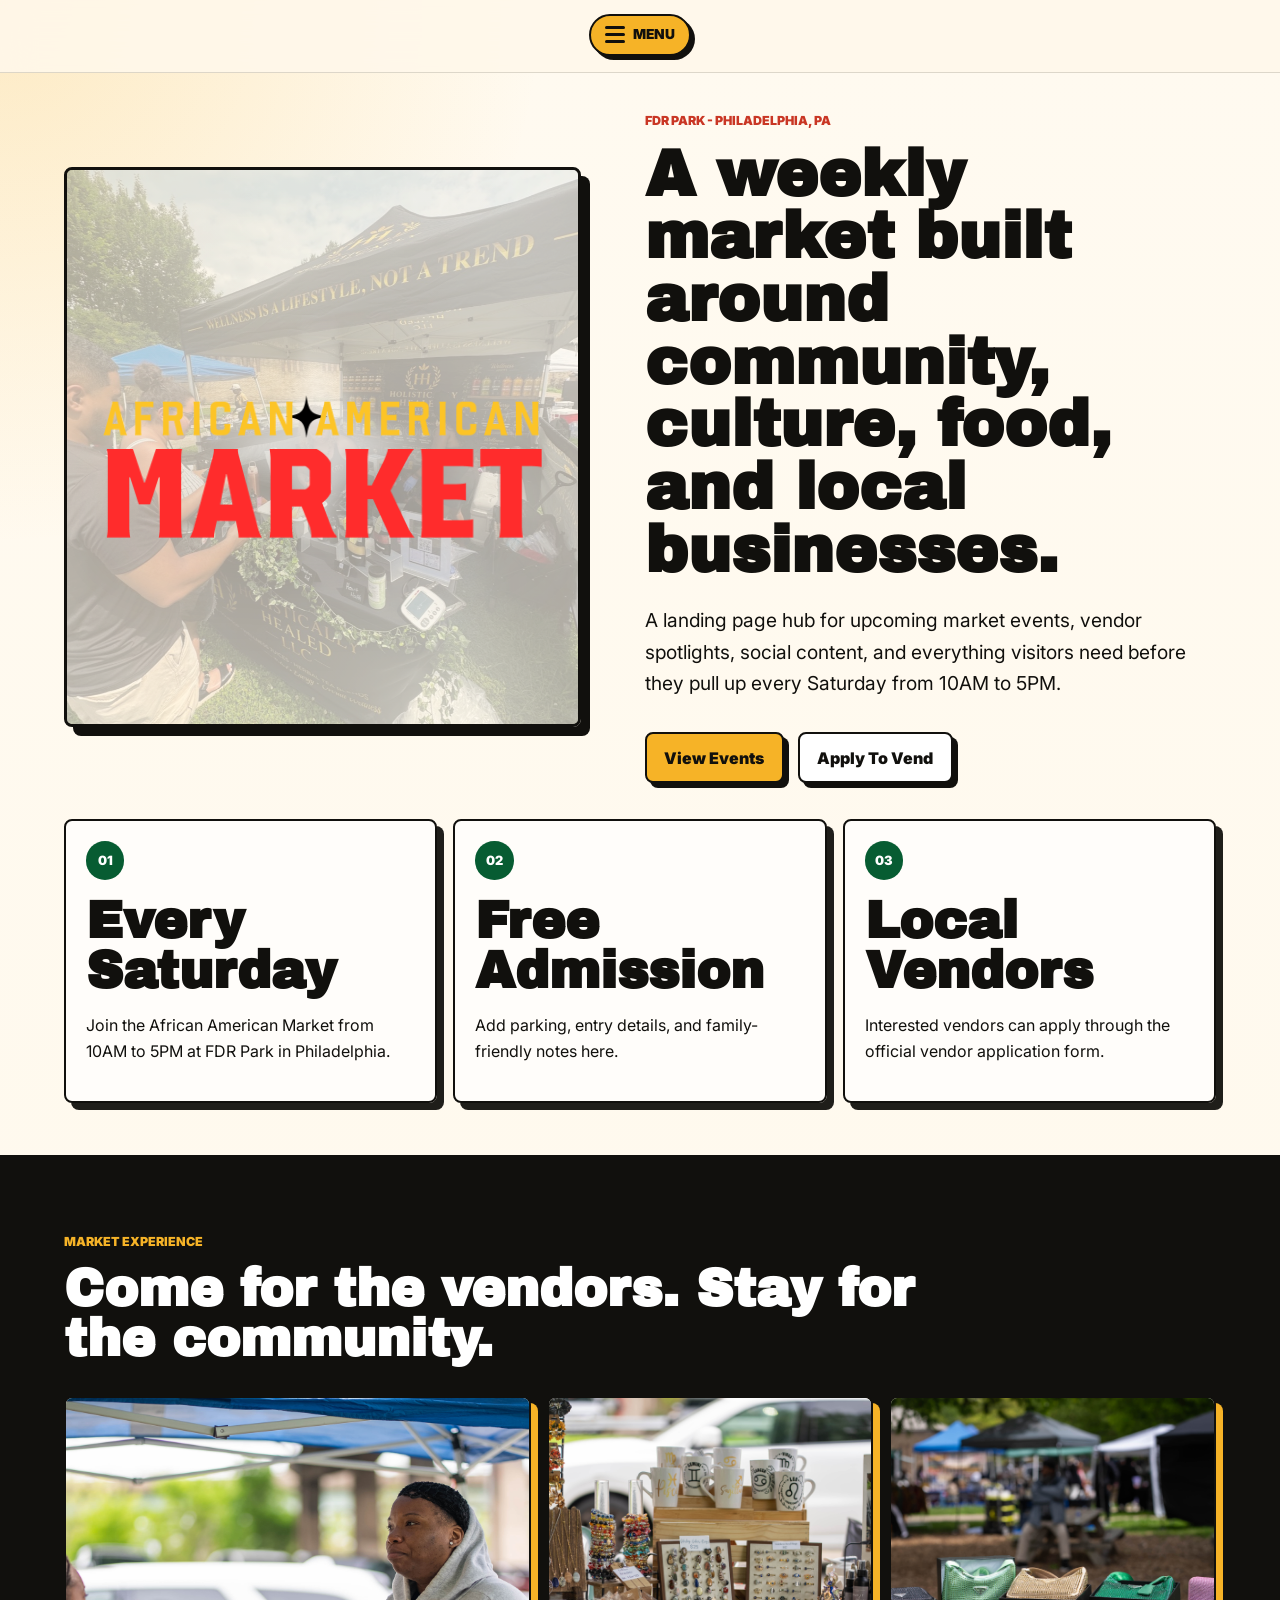
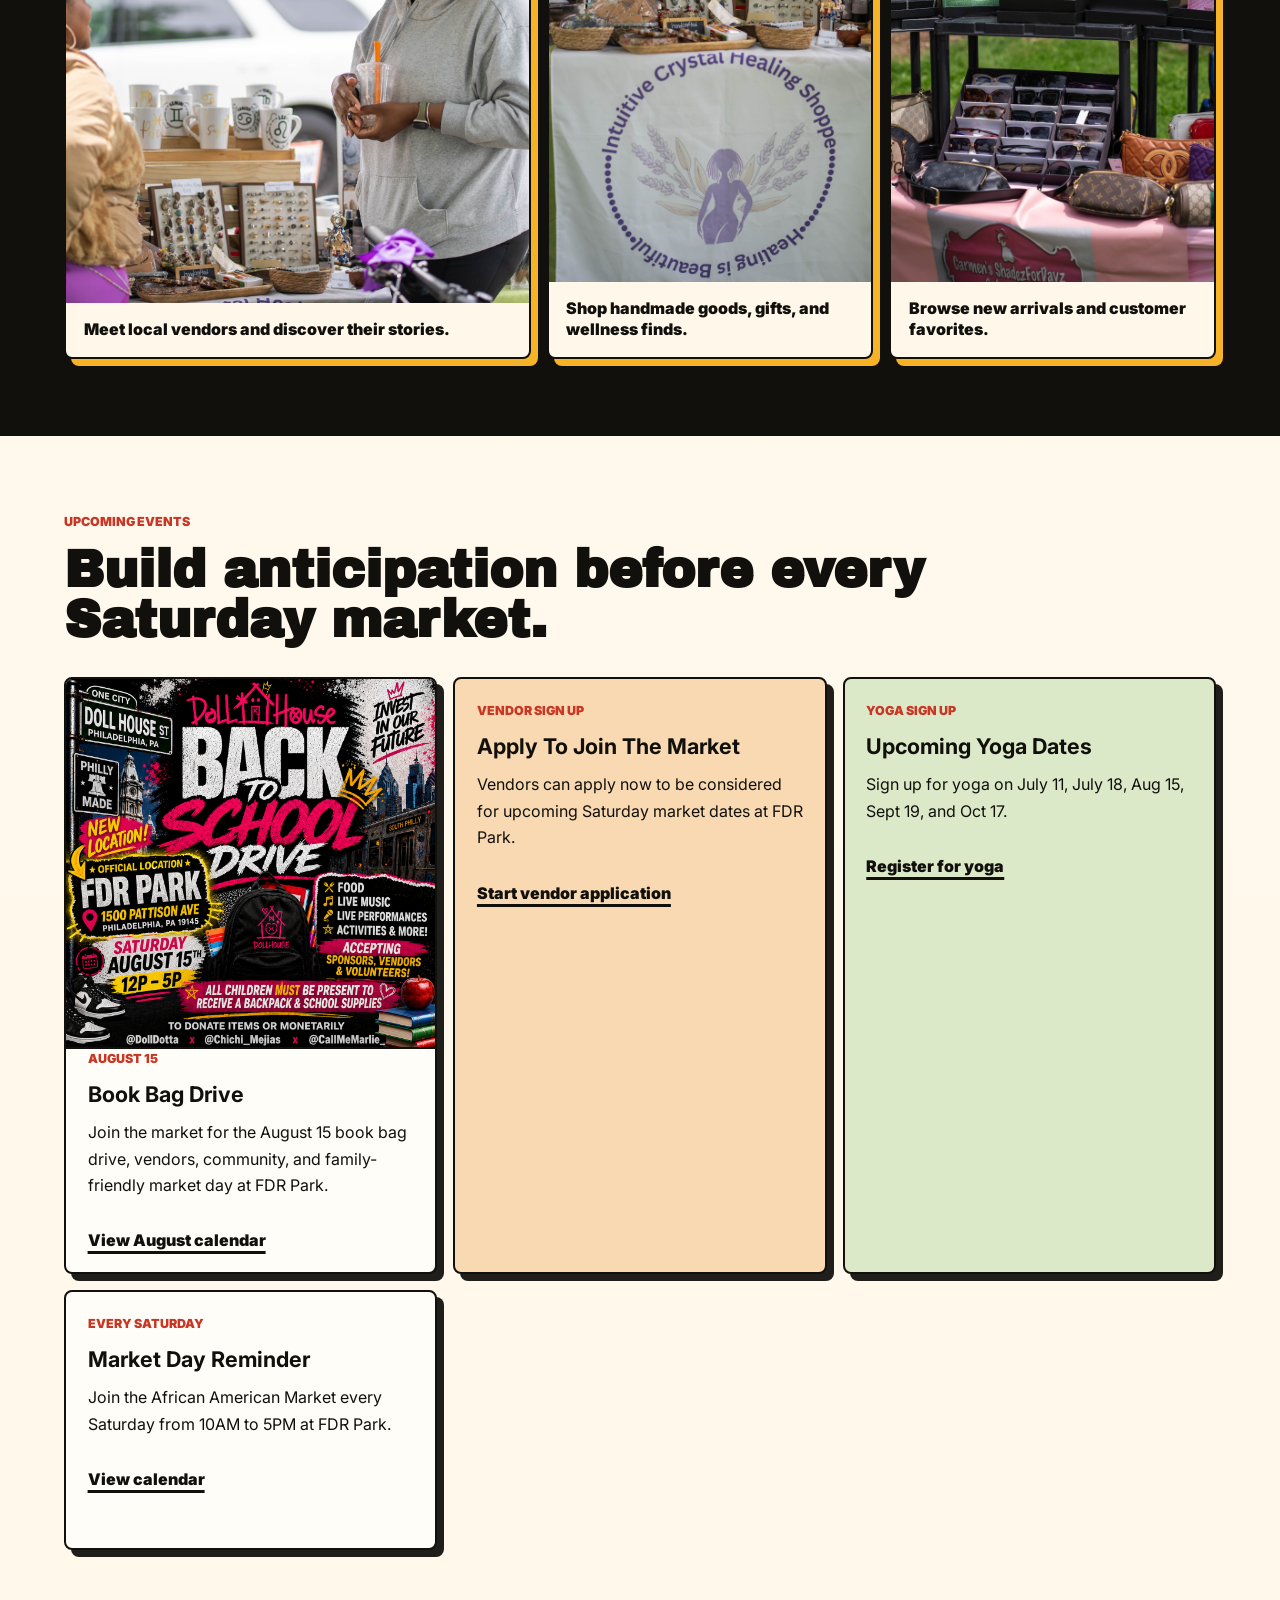
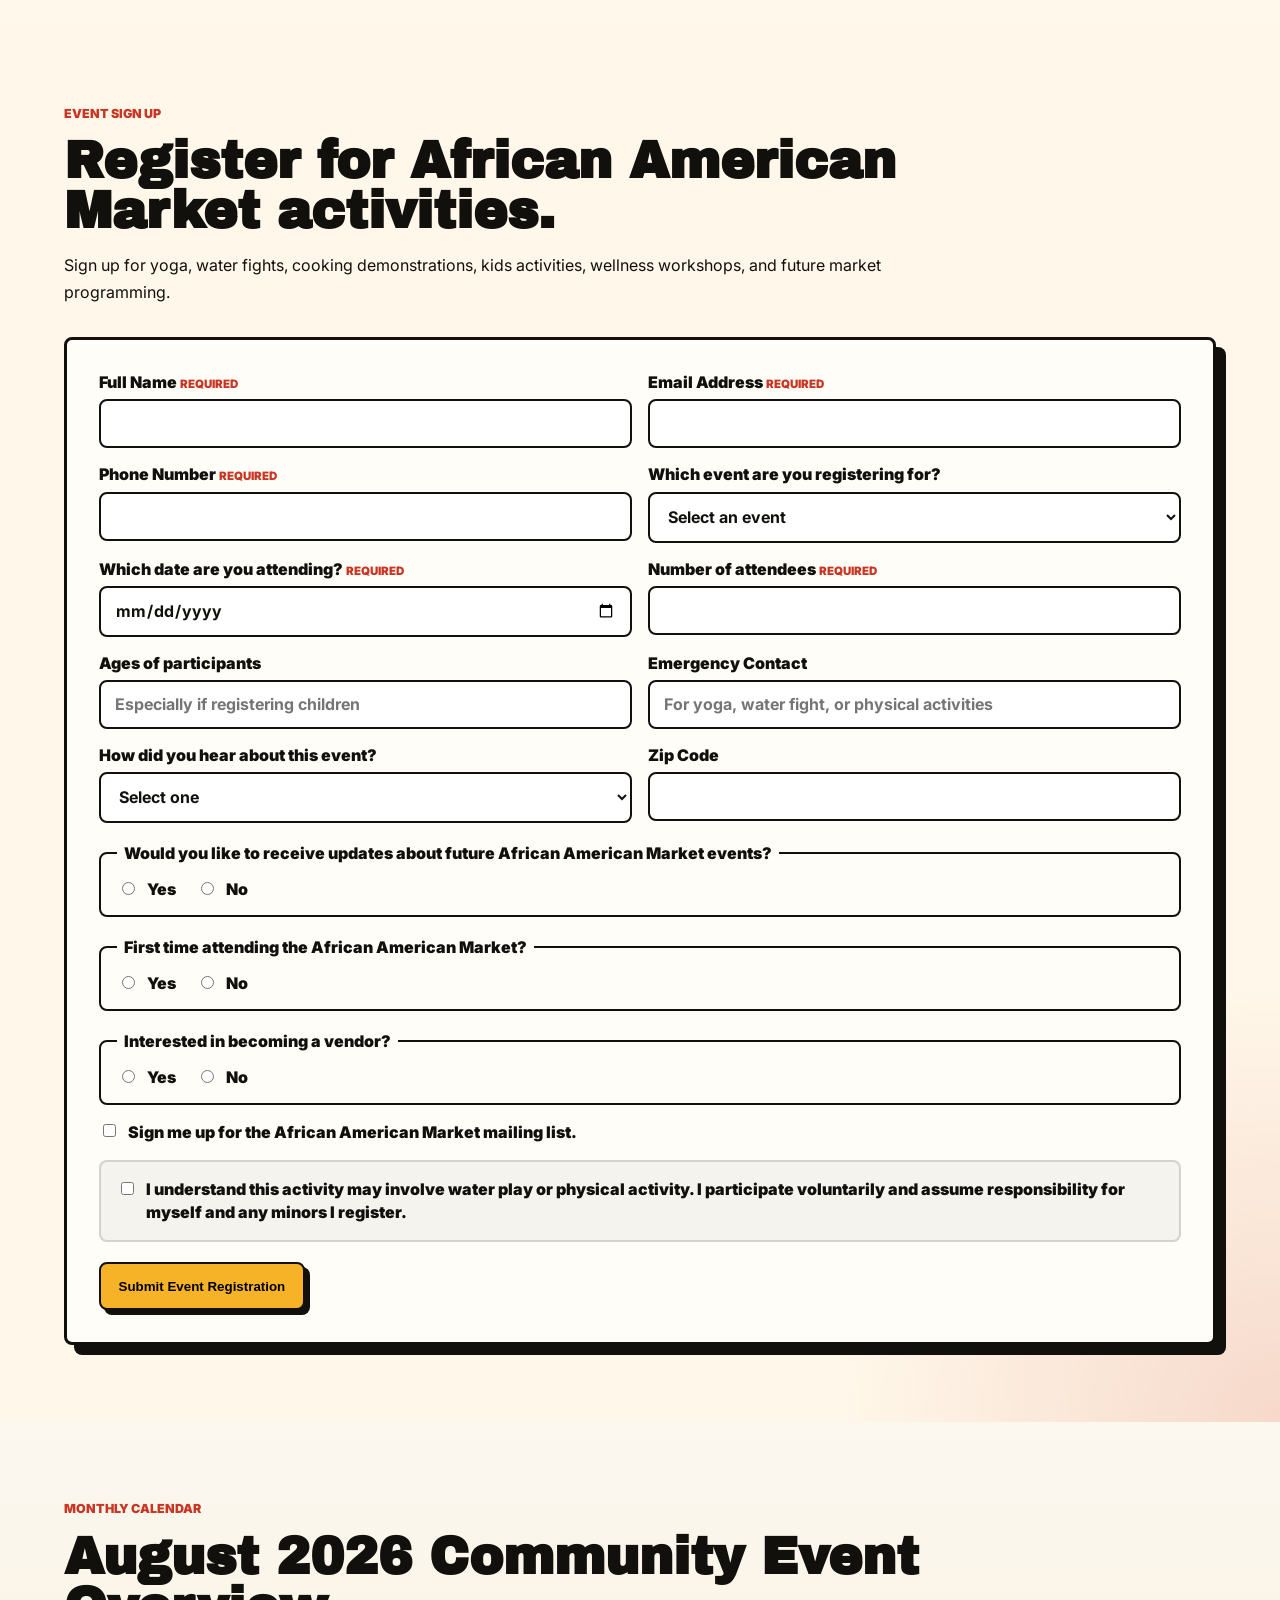
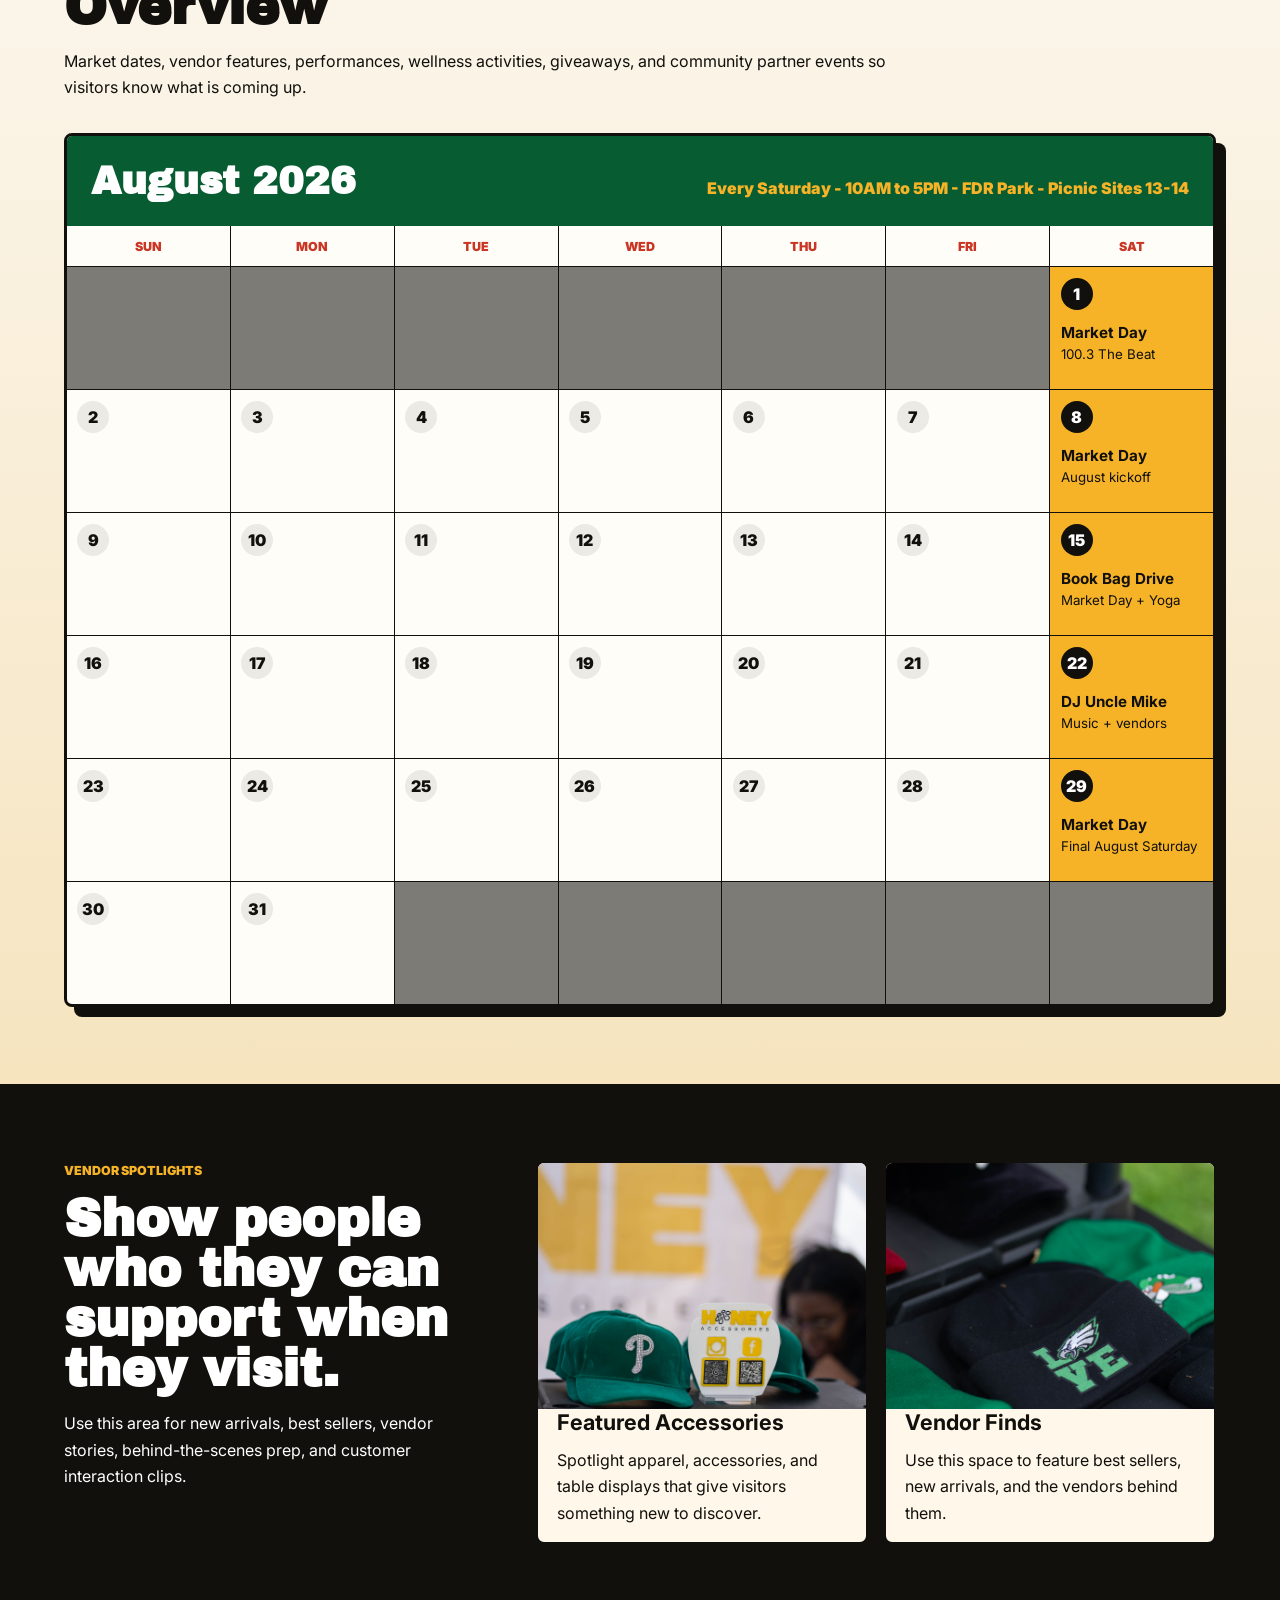
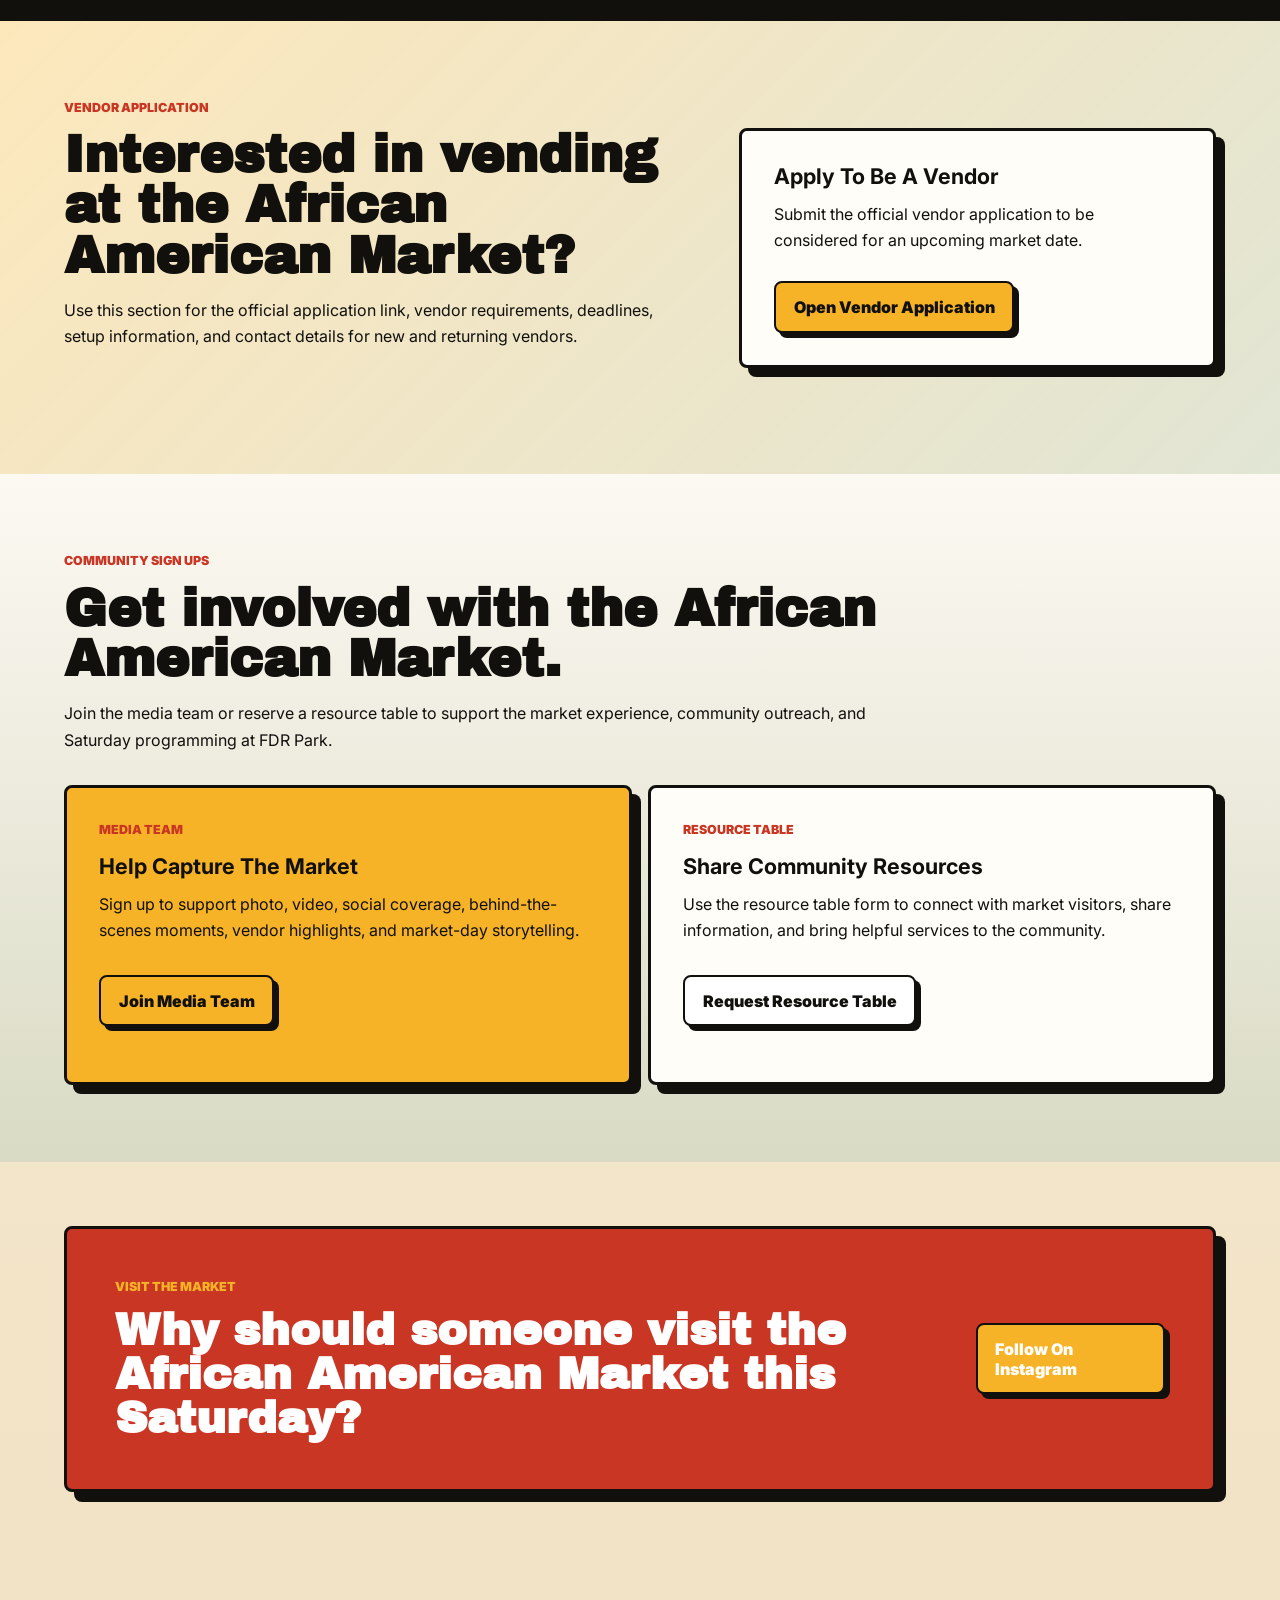
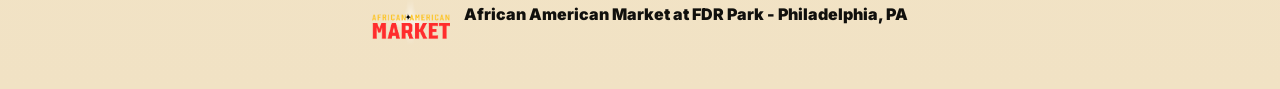
<file: index.html>
<!doctype html>
<html lang="en">
  <head>
    <meta charset="utf-8">
    <meta name="viewport" content="width=device-width, initial-scale=1">
    <title>African American Market | FDR Park</title>
    <meta
      name="description"
      content="African American Market at FDR Park in Philadelphia. Weekly community market featuring vendors, food, music, family activities, and local culture."
    >
    <link rel="preconnect" href="https://fonts.googleapis.com">
    <link rel="preconnect" href="https://fonts.gstatic.com" crossorigin>
    <link
      href="https://fonts.googleapis.com/css2?family=Archivo+Black&family=Inter:wght@500;600;700;800;900&display=swap"
      rel="stylesheet"
    >
    <link rel="stylesheet" href="styles.css">
  </head>
  <body>
    <div class="intro" aria-hidden="true">
      <img src="logos/aa-market-logo.png" alt="">
    </div>

    <header class="site-header" data-animate>
      <button class="menu-toggle" type="button" aria-expanded="false" aria-controls="main-navigation">
        <span class="menu-lines" aria-hidden="true">
          <span></span>
          <span></span>
          <span></span>
        </span>
        <span class="menu-text">Menu</span>
      </button>
      <nav class="nav-links" id="main-navigation" aria-label="Main navigation">
        <a href="#events">Events</a>
        <a href="#event-signup">Event Sign Up</a>
        <a href="#experience">Experience</a>
        <a href="#calendar">August Calendar</a>
        <a href="#vendors">Vendors</a>
        <a href="#vendor-application">Vendor Application</a>
        <a href="#community-signups">Community Sign Ups</a>
        <a href="#visit">Visit</a>
      </nav>
    </header>

    <main id="top">
      <section class="hero">
        <div class="hero-media" data-animate>
          <img class="hero-logo" src="logos/aa-market-logo.png" alt="African American Market FDR Park Philadelphia logo">
          <img class="hero-photo" src="assets/photos/holistically-healed-vendor.jpg" alt="Visitors shopping at a wellness vendor booth at the African American Market">
        </div>

        <div class="hero-copy" data-animate>
          <p class="eyebrow">FDR Park - Philadelphia, PA</p>
          <h1>A weekly market built around community, culture, food, and local businesses.</h1>
          <p class="hero-text">
            A landing page hub for upcoming market events, vendor spotlights, social content,
            and everything visitors need before they pull up every Saturday from 10AM to 5PM.
          </p>
          <div class="hero-actions" aria-label="Primary actions">
            <a class="button primary" href="#events">View Events</a>
            <a class="button secondary" href="#vendor-application">Apply To Vend</a>
          </div>
        </div>
      </section>

      <section class="quick-info" aria-label="Market highlights">
        <article data-animate>
          <span>01</span>
          <h2>Every Saturday</h2>
          <p>Join the African American Market from 10AM to 5PM at FDR Park in Philadelphia.</p>
        </article>
        <article data-animate>
          <span>02</span>
          <h2>Free Admission</h2>
          <p>Add parking, entry details, and family-friendly notes here.</p>
        </article>
        <article data-animate>
          <span>03</span>
          <h2>Local Vendors</h2>
          <p>Interested vendors can apply through the official vendor application form.</p>
        </article>
      </section>

      <section class="experience-section" id="experience">
        <div class="section-heading" data-animate>
          <p class="eyebrow">Market Experience</p>
          <h2>Come for the vendors. Stay for the community.</h2>
        </div>
        <div class="photo-grid">
          <figure class="photo-card large" data-animate>
            <img src="assets/photos/vendor-conversation.jpg" alt="Vendor speaking with a customer at the market">
            <figcaption>Meet local vendors and discover their stories.</figcaption>
          </figure>
          <figure class="photo-card" data-animate>
            <img src="assets/photos/crystal-healing-display.jpg" alt="Jewelry, mugs, and handmade goods on a vendor table">
            <figcaption>Shop handmade goods, gifts, and wellness finds.</figcaption>
          </figure>
          <figure class="photo-card" data-animate>
            <img src="assets/photos/accessories-display.jpg" alt="Accessories and sunglasses displayed at an outdoor vendor table">
            <figcaption>Browse new arrivals and customer favorites.</figcaption>
          </figure>
        </div>
      </section>

      <section class="section-block" id="events">
        <div class="section-heading" data-animate>
          <p class="eyebrow">Upcoming Events</p>
          <h2>Build anticipation before every Saturday market.</h2>
        </div>
        <div class="card-grid">
          <article class="feature-card event-card event-feature" data-animate>
            <img src="assets/events/aug-15-book-bag-drive.png" alt="August 15 book bag drive flyer">
            <div>
              <p class="card-label">August 15</p>
              <h3>Book Bag Drive</h3>
              <p>Join the market for the August 15 book bag drive, vendors, community, and family-friendly market day at FDR Park.</p>
              <a href="#calendar">View August calendar</a>
            </div>
          </article>
          <article class="feature-card event-card" data-animate>
            <p class="card-label">Vendor Sign Up</p>
            <h3>Apply To Join The Market</h3>
            <p>Vendors can apply now to be considered for upcoming Saturday market dates at FDR Park.</p>
            <a href="#vendor-application">Start vendor application</a>
          </article>
          <article class="feature-card event-card" data-animate>
            <p class="card-label">Yoga Sign Up</p>
            <h3>Upcoming Yoga Dates</h3>
            <p>Sign up for yoga on July 11, July 18, Aug 15, Sept 19, and Oct 17.</p>
            <a href="#event-signup">Register for yoga</a>
          </article>
          <article class="feature-card event-card" data-animate>
            <p class="card-label">Every Saturday</p>
            <h3>Market Day Reminder</h3>
            <p>Join the African American Market every Saturday from 10AM to 5PM at FDR Park.</p>
            <a href="#calendar">View calendar</a>
          </article>
        </div>
      </section>

      <section class="event-form-section" id="event-signup">
        <div class="section-heading" data-animate>
          <p class="eyebrow">Event Sign Up</p>
          <h2>Register for African American Market activities.</h2>
          <p>
            Sign up for yoga, water fights, cooking demonstrations, kids activities,
            wellness workshops, and future market programming.
          </p>
        </div>
        <form class="event-form" action="https://formspree.io/f/xykqnbdq" method="POST" data-animate>
          <div class="form-grid">
            <label>
              Full Name <span>Required</span>
              <input type="text" name="full_name" autocomplete="name" required>
            </label>
            <label>
              Email Address <span>Required</span>
              <input type="email" name="email" autocomplete="email" required>
            </label>
            <label>
              Phone Number <span>Required</span>
              <input type="tel" name="phone" autocomplete="tel" required>
            </label>
            <label>
              Which event are you registering for?
              <select name="event" id="event-type" required>
                <option value="">Select an event</option>
                <option>Yoga</option>
                <option>Water Fight</option>
                <option>Cooking Demonstration</option>
                <option>Kids Activity</option>
                <option>Wellness Workshop</option>
                <option>Other</option>
              </select>
            </label>
            <label>
              Which date are you attending? <span>Required</span>
              <input type="date" name="event_date" required>
            </label>
            <label>
              Number of attendees <span>Required</span>
              <input type="number" name="attendees" min="1" required>
            </label>
            <label>
              Ages of participants
              <input type="text" name="participant_ages" placeholder="Especially if registering children">
            </label>
            <label>
              Emergency Contact
              <input type="text" name="emergency_contact" placeholder="For yoga, water fight, or physical activities">
            </label>
            <label>
              How did you hear about this event?
              <select name="referral_source">
                <option value="">Select one</option>
                <option>Instagram</option>
                <option>Facebook</option>
                <option>Friend</option>
                <option>At the Market</option>
                <option>Other</option>
              </select>
            </label>
            <label>
              Zip Code
              <input type="text" name="zip_code" inputmode="numeric" autocomplete="postal-code">
            </label>
          </div>

          <fieldset>
            <legend>Would you like to receive updates about future African American Market events?</legend>
            <label class="choice"><input type="radio" name="future_updates" value="Yes"> Yes</label>
            <label class="choice"><input type="radio" name="future_updates" value="No"> No</label>
          </fieldset>

          <fieldset>
            <legend>First time attending the African American Market?</legend>
            <label class="choice"><input type="radio" name="first_time_attending" value="Yes"> Yes</label>
            <label class="choice"><input type="radio" name="first_time_attending" value="No"> No</label>
          </fieldset>

          <fieldset>
            <legend>Interested in becoming a vendor?</legend>
            <label class="choice"><input type="radio" name="interested_vendor" value="Yes"> Yes</label>
            <label class="choice"><input type="radio" name="interested_vendor" value="No"> No</label>
          </fieldset>

          <label class="checkbox-line">
            <input type="checkbox" name="mailing_list_signup" value="Yes">
            Sign me up for the African American Market mailing list.
          </label>

          <label class="checkbox-line required-check">
            <input type="checkbox" name="water_activity_waiver" value="Accepted" id="water-waiver">
            I understand this activity may involve water play or physical activity. I participate voluntarily and assume responsibility for myself and any minors I register.
          </label>

          <input type="hidden" name="_subject" value="New African American Market Event Registration">
          <button class="button primary" type="submit">Submit Event Registration</button>
        </form>
      </section>

      <section class="calendar-section" id="calendar">
        <div class="section-heading" data-animate>
          <p class="eyebrow">Monthly Calendar</p>
          <h2>August 2026 Community Event Overview</h2>
          <p>
            Market dates, vendor features, performances, wellness activities, giveaways,
            and community partner events so visitors know what is coming up.
          </p>
        </div>

        <div class="calendar-card" data-animate>
          <div class="calendar-header">
            <h3>August 2026</h3>
            <p>Every Saturday - 10AM to 5PM - FDR Park - Picnic Sites 13-14</p>
          </div>
          <div class="calendar-grid" aria-label="August 2026 calendar">
            <div class="weekday">Sun</div>
            <div class="weekday">Mon</div>
            <div class="weekday">Tue</div>
            <div class="weekday">Wed</div>
            <div class="weekday">Thu</div>
            <div class="weekday">Fri</div>
            <div class="weekday">Sat</div>

            <div class="calendar-day muted"></div>
            <div class="calendar-day muted"></div>
            <div class="calendar-day muted"></div>
            <div class="calendar-day muted"></div>
            <div class="calendar-day muted"></div>
            <div class="calendar-day muted"></div>
            <div class="calendar-day market-day">
              <span>1</span>
              <strong>Market Day</strong>
              <small>100.3 The Beat</small>
            </div>

            <div class="calendar-day"><span>2</span></div>
            <div class="calendar-day"><span>3</span></div>
            <div class="calendar-day"><span>4</span></div>
            <div class="calendar-day"><span>5</span></div>
            <div class="calendar-day"><span>6</span></div>
            <div class="calendar-day"><span>7</span></div>
            <div class="calendar-day market-day">
              <span>8</span>
              <strong>Market Day</strong>
              <small>August kickoff</small>
            </div>

            <div class="calendar-day"><span>9</span></div>
            <div class="calendar-day"><span>10</span></div>
            <div class="calendar-day"><span>11</span></div>
            <div class="calendar-day"><span>12</span></div>
            <div class="calendar-day"><span>13</span></div>
            <div class="calendar-day"><span>14</span></div>
            <div class="calendar-day market-day">
              <span>15</span>
              <strong>Book Bag Drive</strong>
              <small>Market Day + Yoga</small>
            </div>

            <div class="calendar-day"><span>16</span></div>
            <div class="calendar-day"><span>17</span></div>
            <div class="calendar-day"><span>18</span></div>
            <div class="calendar-day"><span>19</span></div>
            <div class="calendar-day"><span>20</span></div>
            <div class="calendar-day"><span>21</span></div>
            <div class="calendar-day market-day">
              <span>22</span>
              <strong>DJ Uncle Mike</strong>
              <small>Music + vendors</small>
            </div>

            <div class="calendar-day"><span>23</span></div>
            <div class="calendar-day"><span>24</span></div>
            <div class="calendar-day"><span>25</span></div>
            <div class="calendar-day"><span>26</span></div>
            <div class="calendar-day"><span>27</span></div>
            <div class="calendar-day"><span>28</span></div>
            <div class="calendar-day market-day">
              <span>29</span>
              <strong>Market Day</strong>
              <small>Final August Saturday</small>
            </div>

            <div class="calendar-day"><span>30</span></div>
            <div class="calendar-day"><span>31</span></div>
            <div class="calendar-day muted"></div>
            <div class="calendar-day muted"></div>
            <div class="calendar-day muted"></div>
            <div class="calendar-day muted"></div>
            <div class="calendar-day muted"></div>
          </div>
        </div>
      </section>

      <section class="section-block split" id="vendors">
        <div class="section-heading" data-animate>
          <p class="eyebrow">Vendor Spotlights</p>
          <h2>Show people who they can support when they visit.</h2>
          <p>
            Use this area for new arrivals, best sellers, vendor stories, behind-the-scenes prep,
            and customer interaction clips.
          </p>
        </div>
        <div class="spotlight-list">
          <article data-animate>
            <img src="assets/photos/honey-accessories.jpg" alt="Vendor table featuring hats and accessory display">
            <h3>Featured Accessories</h3>
            <p>Spotlight apparel, accessories, and table displays that give visitors something new to discover.</p>
          </article>
          <article data-animate>
            <img src="assets/photos/vendor-hats.jpg" alt="Green and black hats displayed at a vendor table">
            <h3>Vendor Finds</h3>
            <p>Use this space to feature best sellers, new arrivals, and the vendors behind them.</p>
          </article>
        </div>
      </section>

      <section class="application-section" id="vendor-application">
        <div class="section-heading" data-animate>
          <p class="eyebrow">Vendor Application</p>
          <h2>Interested in vending at the African American Market?</h2>
          <p>
            Use this section for the official application link, vendor requirements, deadlines,
            setup information, and contact details for new and returning vendors.
          </p>
        </div>
        <div class="application-card" data-animate>
          <h3>Apply To Be A Vendor</h3>
          <p>Submit the official vendor application to be considered for an upcoming market date.</p>
          <a
            class="button primary"
            href="https://docs.google.com/forms/d/e/1FAIpQLSf1Xj83n7kvOHVoUly6WgKJtbl0YoFWZrHmc8N5IbxAgsFXDA/viewform?utm_source=ig&utm_medium=social&utm_content=link_in_bio"
            target="_blank"
            rel="noopener"
          >
            Open Vendor Application
          </a>
        </div>
      </section>

      <section class="signup-section" id="community-signups">
        <div class="section-heading" data-animate>
          <p class="eyebrow">Community Sign Ups</p>
          <h2>Get involved with the African American Market.</h2>
          <p>
            Join the media team or reserve a resource table to support the market experience,
            community outreach, and Saturday programming at FDR Park.
          </p>
        </div>
        <div class="signup-grid">
          <article class="signup-card" data-animate>
            <p class="card-label">Media Team</p>
            <h3>Help Capture The Market</h3>
            <p>Sign up to support photo, video, social coverage, behind-the-scenes moments, vendor highlights, and market-day storytelling.</p>
            <a
              class="button primary"
              href="https://docs.google.com/forms/d/e/1FAIpQLSeNz6ptoMYJ3xSDupRIgJLiLl6kRzmlpezbHU5dpGreHR_Jwg/viewform?usp=header"
              target="_blank"
              rel="noopener"
            >
              Join Media Team
            </a>
          </article>
          <article class="signup-card" data-animate>
            <p class="card-label">Resource Table</p>
            <h3>Share Community Resources</h3>
            <p>Use the resource table form to connect with market visitors, share information, and bring helpful services to the community.</p>
            <a
              class="button secondary"
              href="https://docs.google.com/forms/d/e/1FAIpQLSfaUC8U5wMGV1_tf1K_NTF0TLkq8AMHyUQQG4wuT_ncbTKvwg/viewform?usp=header"
              target="_blank"
              rel="noopener"
            >
              Request Resource Table
            </a>
          </article>
        </div>
      </section>

      <section class="visit-band" id="visit" data-animate>
        <div>
          <p class="eyebrow">Visit The Market</p>
          <h2>Why should someone visit the African American Market this Saturday?</h2>
        </div>
        <a
          class="button primary"
          href="https://www.instagram.com/aamarket_fdrpark/"
          target="_blank"
          rel="noopener"
        >
          Follow On Instagram
        </a>
      </section>
    </main>

    <footer class="site-footer">
      <img src="logos/aa-market-logo.png" alt="AAM logo">
      <p>African American Market at FDR Park - Philadelphia, PA</p>
    </footer>

    <a class="jump-comb" href="#top" aria-label="Jump back to top">
      <span class="comb-afro" aria-hidden="true">
        <span class="comb-arrow">&uarr;</span>
      </span>
      <span class="comb-spine" aria-hidden="true"></span>
      <span class="comb-teeth" aria-hidden="true">
        <span></span>
        <span></span>
        <span></span>
        <span></span>
        <span></span>
        <span></span>
      </span>
    </a>

    <script src="script.js"></script>
  </body>
</html>
</file>
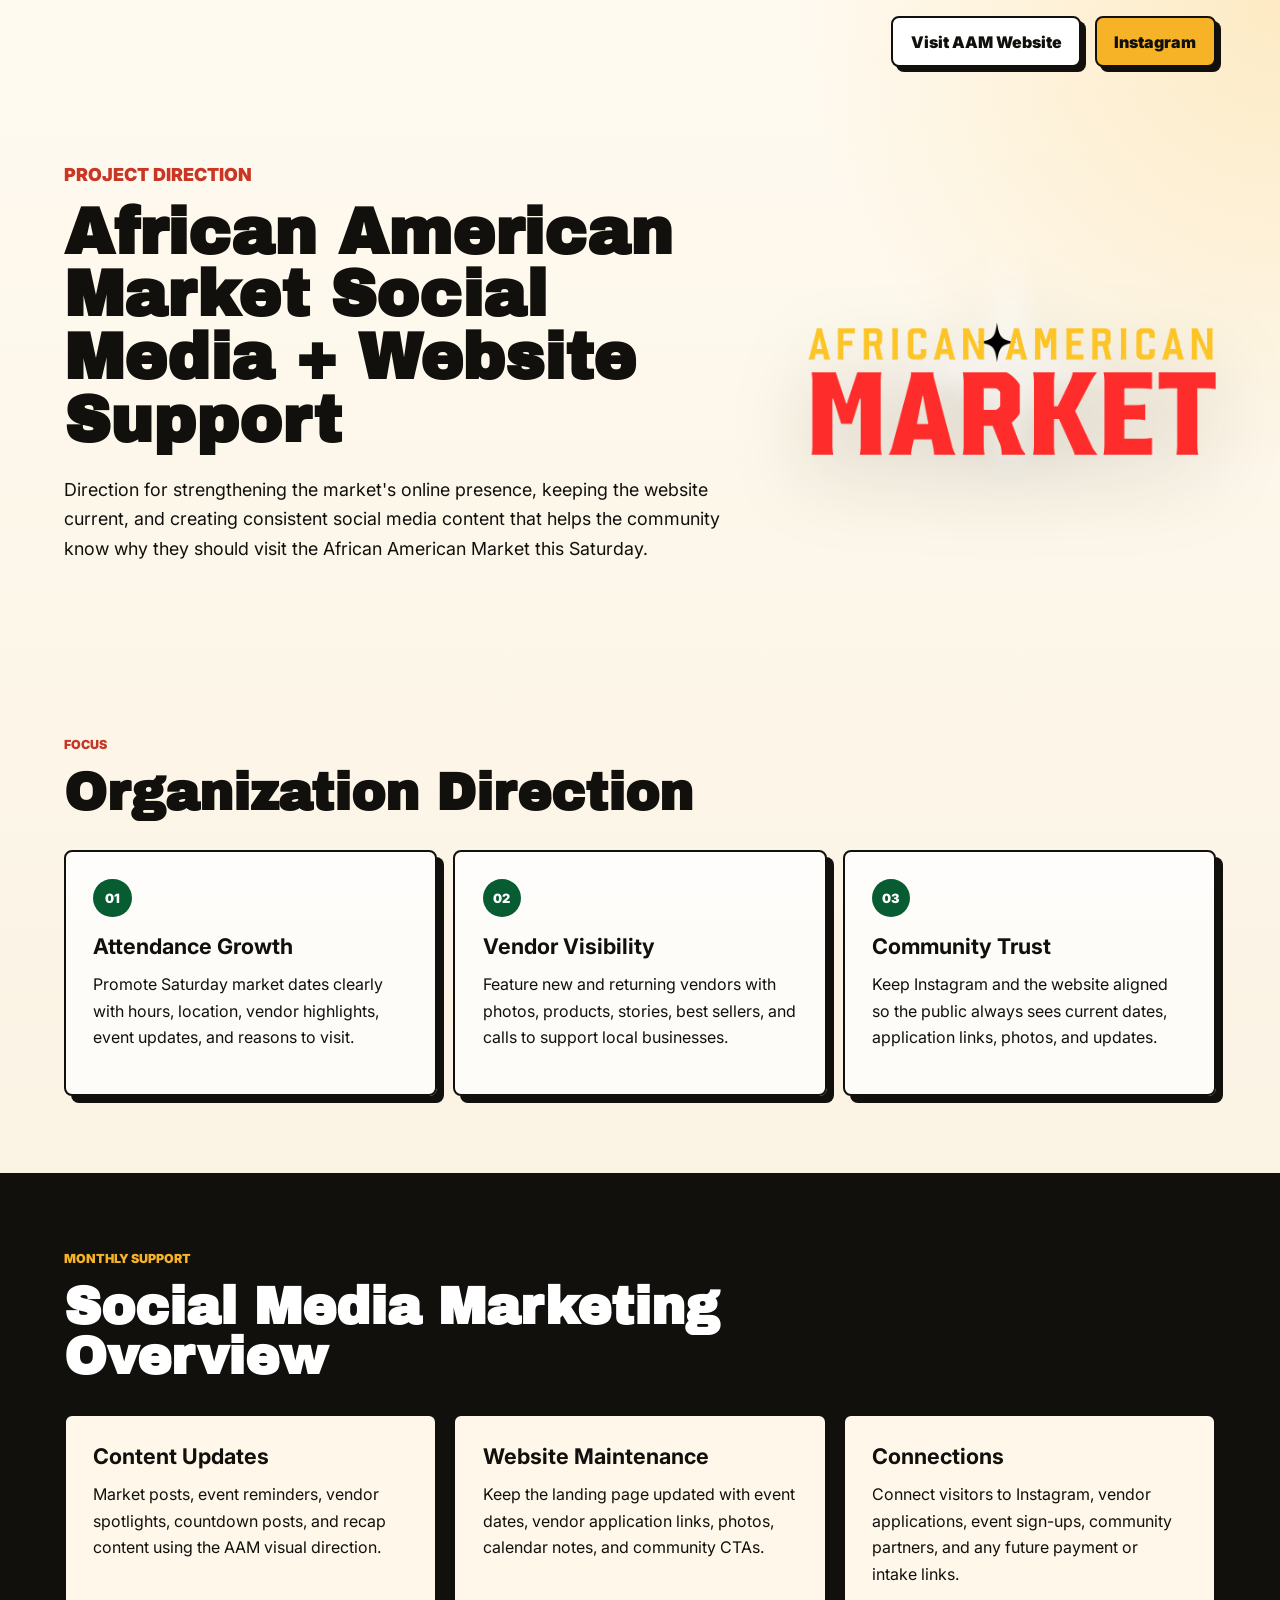
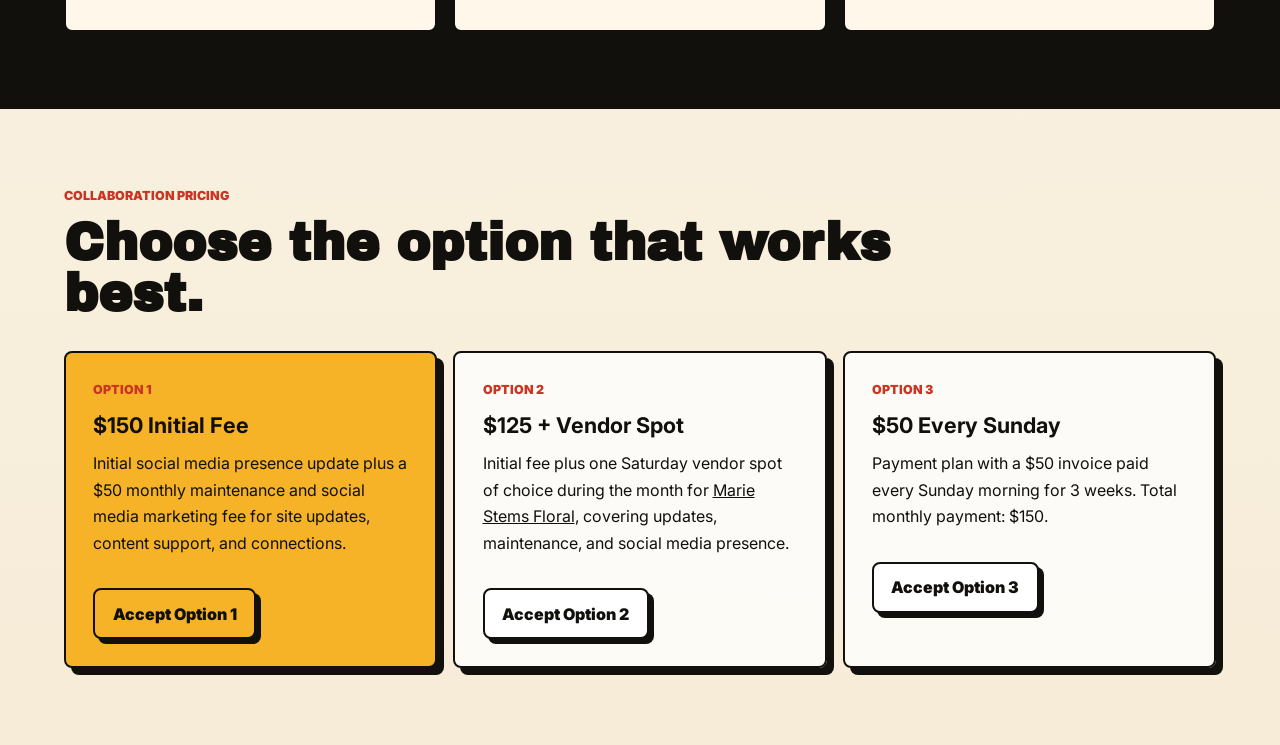
<file: project-direction.html>
<!doctype html>
<html lang="en">
  <head>
    <meta charset="utf-8">
    <meta name="viewport" content="width=device-width, initial-scale=1">
    <title>AAM Social Media Project Direction</title>
    <meta
      name="description"
      content="African American Market social media marketing direction, website update plan, and collaboration pricing options."
    >
    <link rel="preconnect" href="https://fonts.googleapis.com">
    <link rel="preconnect" href="https://fonts.gstatic.com" crossorigin>
    <link
      href="https://fonts.googleapis.com/css2?family=Archivo+Black&family=Inter:wght@500;600;700;800;900&display=swap"
      rel="stylesheet"
    >
    <link rel="stylesheet" href="styles.css">
  </head>
  <body class="project-page">
    <header class="proposal-header">
      <a class="button secondary" href="index.html">Visit AAM Website</a>
      <a class="button primary" href="https://www.instagram.com/aamarket_fdrpark/" target="_blank" rel="noopener">
        Instagram
      </a>
    </header>

    <main id="top">
      <section class="proposal-hero">
        <div>
          <p class="eyebrow">Project Direction</p>
          <h1>African American Market Social Media + Website Support</h1>
          <p>
            Direction for strengthening the market's online presence, keeping the website current,
            and creating consistent social media content that helps the community know why they
            should visit the African American Market this Saturday.
          </p>
        </div>
        <img src="logos/aa-market-logo.png" alt="African American Market logo">
      </section>

      <section class="proposal-section">
        <div class="section-heading">
          <p class="eyebrow">Focus</p>
          <h2>Organization Direction</h2>
        </div>
        <div class="proposal-grid">
          <article>
            <span>01</span>
            <h3>Attendance Growth</h3>
            <p>Promote Saturday market dates clearly with hours, location, vendor highlights, event updates, and reasons to visit.</p>
          </article>
          <article>
            <span>02</span>
            <h3>Vendor Visibility</h3>
            <p>Feature new and returning vendors with photos, products, stories, best sellers, and calls to support local businesses.</p>
          </article>
          <article>
            <span>03</span>
            <h3>Community Trust</h3>
            <p>Keep Instagram and the website aligned so the public always sees current dates, application links, photos, and updates.</p>
          </article>
        </div>
      </section>

      <section class="proposal-section dark">
        <div class="section-heading">
          <p class="eyebrow">Monthly Support</p>
          <h2>Social Media Marketing Overview</h2>
        </div>
        <div class="support-list">
          <article>
            <h3>Content Updates</h3>
            <p>Market posts, event reminders, vendor spotlights, countdown posts, and recap content using the AAM visual direction.</p>
          </article>
          <article>
            <h3>Website Maintenance</h3>
            <p>Keep the landing page updated with event dates, vendor application links, photos, calendar notes, and community CTAs.</p>
          </article>
          <article>
            <h3>Connections</h3>
            <p>Connect visitors to Instagram, vendor applications, event sign-ups, community partners, and any future payment or intake links.</p>
          </article>
        </div>
      </section>

      <section class="proposal-section" id="pricing">
        <div class="section-heading">
          <p class="eyebrow">Collaboration Pricing</p>
          <h2>Choose the option that works best.</h2>
        </div>
        <div class="pricing-grid">
          <article class="pricing-card preferred">
            <p class="card-label">Option 1</p>
            <h3>$150 Initial Fee</h3>
            <p>Initial social media presence update plus a $50 monthly maintenance and social media marketing fee for site updates, content support, and connections.</p>
            <a class="button primary" href="mailto:?subject=Accept%20AAM%20Option%201&body=I%20would%20like%20to%20accept%20Option%201%20for%20the%20African%20American%20Market%20social%20media%20support.">
              Accept Option 1
            </a>
          </article>
          <article class="pricing-card">
            <p class="card-label">Option 2</p>
            <h3>$125 + Vendor Spot</h3>
            <p>
              Initial fee plus one Saturday vendor spot of choice during the month for
              <a href="https://www.msfloral.com" target="_blank" rel="noopener">Marie Stems Floral</a>,
              covering updates, maintenance, and social media presence.
            </p>
            <a class="button secondary" href="mailto:?subject=Accept%20AAM%20Option%202&body=I%20would%20like%20to%20accept%20Option%202%20for%20the%20African%20American%20Market%20social%20media%20support.">
              Accept Option 2
            </a>
          </article>
          <article class="pricing-card">
            <p class="card-label">Option 3</p>
            <h3>$50 Every Sunday</h3>
            <p>Payment plan with a $50 invoice paid every Sunday morning for 3 weeks. Total monthly payment: $150.</p>
            <a class="button secondary" href="mailto:?subject=Accept%20AAM%20Option%203&body=I%20would%20like%20to%20accept%20Option%203%20for%20the%20African%20American%20Market%20social%20media%20support.">
              Accept Option 3
            </a>
          </article>
        </div>
      </section>
    </main>

    <a class="jump-comb" href="#top" aria-label="Jump back to top">
      <span class="comb-afro" aria-hidden="true">
        <span class="comb-arrow">&uarr;</span>
      </span>
      <span class="comb-spine" aria-hidden="true"></span>
      <span class="comb-teeth" aria-hidden="true">
        <span></span>
        <span></span>
        <span></span>
        <span></span>
        <span></span>
        <span></span>
      </span>
    </a>

    <script src="script.js"></script>
  </body>
</html>
</file>
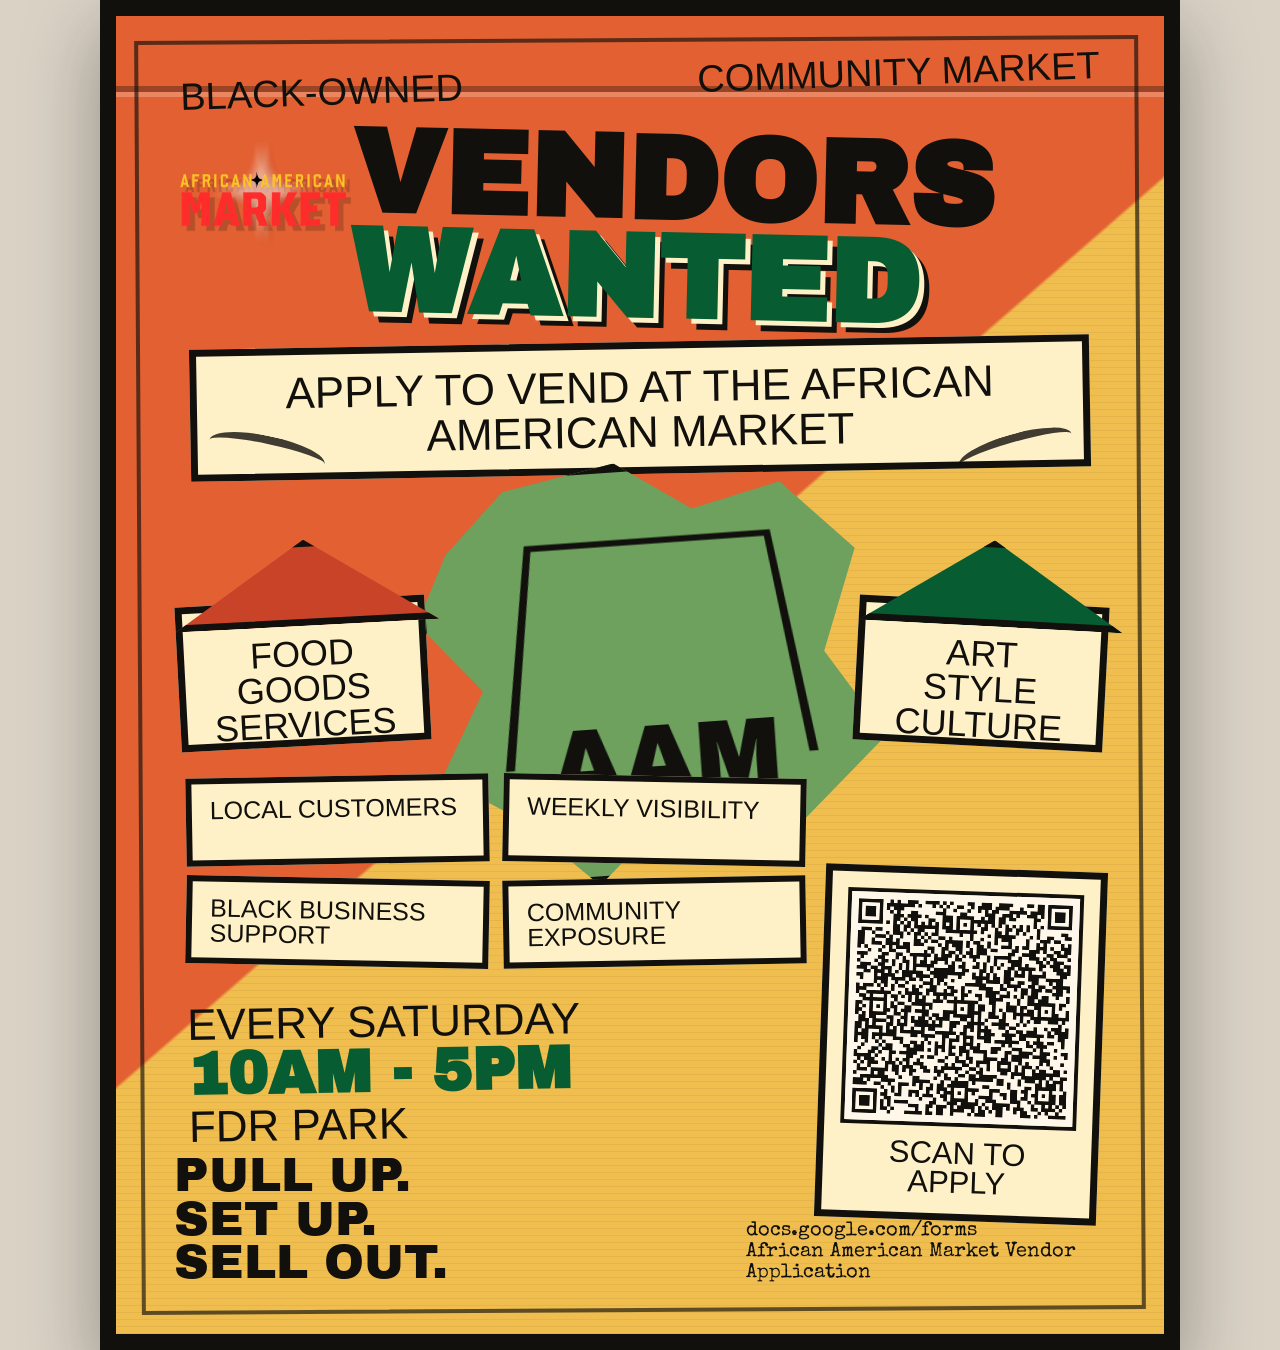
<file: flyers/vendor-application-flyer.html>
<!doctype html>
<html lang="en">
  <head>
    <meta charset="utf-8">
    <meta name="viewport" content="width=device-width, initial-scale=1">
    <title>AAM Vendor Application Flyer</title>
    <link rel="preconnect" href="https://fonts.googleapis.com">
    <link rel="preconnect" href="https://fonts.gstatic.com" crossorigin>
    <link
      href="https://fonts.googleapis.com/css2?family=Archivo+Black&family=Permanent+Marker&family=Special+Elite&display=swap"
      rel="stylesheet"
    >
    <style>
      :root {
        --ink: #11100d;
        --cream: #fff1c7;
        --red: #c94328;
        --orange: #e26032;
        --gold: #f0bd4f;
        --green: #6da15d;
        --deep-green: #075c32;
      }

      * {
        box-sizing: border-box;
      }

      body {
        min-height: 100vh;
        display: grid;
        place-items: center;
        margin: 0;
        background: #d9d2c5;
        color: var(--ink);
      }

      .flyer {
        position: relative;
        width: 1080px;
        height: 1350px;
        overflow: hidden;
        background: var(--gold);
        border: 16px solid var(--ink);
        box-shadow: 0 30px 70px rgba(17, 16, 13, 0.35);
        font-family: "Permanent Marker", "Arial Black", sans-serif;
        isolation: isolate;
      }

      .flyer::before {
        content: "";
        position: absolute;
        inset: 0;
        background:
          linear-gradient(139deg, var(--orange) 0 48%, transparent 48.2%),
          repeating-linear-gradient(0deg, rgba(17, 16, 13, 0.05) 0 1px, transparent 1px 7px);
        z-index: -2;
      }

      .flyer::after {
        content: "";
        position: absolute;
        inset: 22px;
        border: 4px solid rgba(17, 16, 13, 0.65);
        pointer-events: none;
        transform: rotate(-0.35deg);
      }

      .paper-fold {
        position: absolute;
        top: 70px;
        left: 0;
        width: 100%;
        height: 6px;
        background: rgba(17, 16, 13, 0.34);
        box-shadow: 0 5px 0 rgba(255, 248, 234, 0.25);
      }

      .top-label {
        position: absolute;
        top: 44px;
        left: 64px;
        right: 64px;
        display: flex;
        justify-content: space-between;
        color: var(--ink);
        font-size: 38px;
        letter-spacing: 0;
        transform: rotate(-2deg);
      }

      .logo {
        position: absolute;
        top: 102px;
        left: 64px;
        width: 166px;
        filter: drop-shadow(5px 5px 0 rgba(17, 16, 13, 0.2));
      }

      .headline {
        position: absolute;
        top: 116px;
        left: 235px;
        right: 55px;
        margin: 0;
        font-family: "Archivo Black", Impact, sans-serif;
        font-size: 118px;
        line-height: 0.84;
        letter-spacing: 0;
        text-transform: uppercase;
        transform: rotate(1.3deg);
      }

      .headline span {
        display: block;
      }

      .headline .wanted {
        color: var(--deep-green);
        text-shadow: 5px 5px 0 var(--cream), 10px 10px 0 var(--ink);
      }

      .subhead {
        position: absolute;
        top: 326px;
        left: 74px;
        width: 900px;
        margin: 0;
        padding: 16px 24px 12px;
        border: 7px solid var(--ink);
        background: var(--cream);
        font-size: 44px;
        line-height: 1.02;
        text-align: center;
        transform: rotate(-1deg);
      }

      .center-shape {
        position: absolute;
        top: 445px;
        left: 305px;
        width: 470px;
        height: 420px;
        background: var(--green);
        border: 9px solid var(--ink);
        clip-path: polygon(7% 19%, 20% 5%, 44% 0, 60% 12%, 79% 7%, 94% 24%, 86% 48%, 98% 69%, 78% 89%, 53% 82%, 35% 100%, 19% 83%, 3% 72%, 13% 52%, 0 35%);
        transform: rotate(-4deg);
      }

      .center-shape::before {
        content: "";
        position: absolute;
        inset: 50px 88px 120px;
        border: 8px solid var(--ink);
        border-bottom: 0;
        transform: perspective(300px) rotateX(18deg);
      }

      .center-shape::after {
        content: "AAM";
        position: absolute;
        left: 115px;
        bottom: 64px;
        font-family: "Archivo Black", Impact, sans-serif;
        font-size: 92px;
        color: var(--ink);
      }

      .tent-left,
      .tent-right {
        position: absolute;
        top: 585px;
        width: 250px;
        height: 145px;
        border: 7px solid var(--ink);
        background: var(--cream);
      }

      .tent-left {
        left: 62px;
        transform: rotate(-3deg);
      }

      .tent-right {
        right: 58px;
        transform: rotate(3deg);
      }

      .tent-left::before,
      .tent-right::before {
        content: "";
        position: absolute;
        top: -68px;
        left: -7px;
        width: calc(100% + 14px);
        height: 72px;
        background: var(--red);
        border: 7px solid var(--ink);
        clip-path: polygon(50% 0, 100% 100%, 0 100%);
      }

      .tent-right::before {
        background: var(--deep-green);
      }

      .tent-left span,
      .tent-right span {
        display: block;
        padding: 28px 16px;
        font-size: 36px;
        line-height: 0.98;
        text-align: center;
      }

      .callouts {
        position: absolute;
        top: 760px;
        left: 70px;
        display: grid;
        grid-template-columns: repeat(2, 1fr);
        gap: 14px;
        width: 620px;
      }

      .callout {
        min-height: 88px;
        padding: 14px 18px 10px;
        border: 6px solid var(--ink);
        background: var(--cream);
        font-size: 25px;
        line-height: 1;
        transform: rotate(-1deg);
      }

      .callout:nth-child(2),
      .callout:nth-child(3) {
        transform: rotate(1.1deg);
      }

      .market-info {
        position: absolute;
        left: 72px;
        top: 982px;
        width: 570px;
        font-size: 44px;
        line-height: 0.98;
        text-transform: uppercase;
        transform: rotate(-1deg);
      }

      .market-info strong {
        display: block;
        color: var(--deep-green);
        font-family: "Archivo Black", Impact, sans-serif;
        font-size: 60px;
        letter-spacing: 0;
      }

      .qr-card {
        position: absolute;
        right: 62px;
        top: 852px;
        width: 282px;
        padding: 16px;
        border: 7px solid var(--ink);
        background: var(--cream);
        text-align: center;
        transform: rotate(2deg);
      }

      .qr-card img {
        display: block;
        width: 100%;
        border: 4px solid var(--ink);
      }

      .qr-card p {
        margin: 12px 0 0;
        font-size: 31px;
        line-height: 0.95;
      }

      .footer {
        position: absolute;
        left: 58px;
        right: 58px;
        bottom: 50px;
        display: grid;
        grid-template-columns: 1fr auto;
        gap: 24px;
        align-items: end;
      }

      .footer .cta {
        margin: 0;
        font-family: "Archivo Black", Impact, sans-serif;
        font-size: 48px;
        line-height: 0.9;
        text-transform: uppercase;
      }

      .footer .link {
        max-width: 360px;
        margin: 0;
        font-family: "Special Elite", monospace;
        font-size: 20px;
        line-height: 1.05;
        overflow-wrap: anywhere;
      }

      .seal {
        position: absolute;
        left: 64px;
        bottom: 170px;
        width: 126px;
        height: 126px;
        display: none;
        place-items: center;
        border: 5px solid var(--ink);
        border-radius: 50%;
        background: transparent;
        font-size: 22px;
        line-height: 0.9;
        text-align: center;
        transform: rotate(-9deg);
      }

      .scribble {
        position: absolute;
        width: 118px;
        height: 32px;
        border-top: 8px solid var(--ink);
        border-radius: 50%;
        opacity: 0.8;
      }

      .scribble.one {
        top: 420px;
        left: 92px;
        transform: rotate(12deg);
      }

      .scribble.two {
        top: 418px;
        right: 90px;
        transform: rotate(-16deg);
      }
    </style>
  </head>
  <body>
    <article class="flyer" aria-label="African American Market vendor application flyer">
      <div class="paper-fold"></div>
      <div class="top-label">
        <span>BLACK-OWNED</span>
        <span>COMMUNITY MARKET</span>
      </div>
      <img class="logo" src="../logos/aa-market-logo.png" alt="African American Market logo">

      <h1 class="headline">
        <span>VENDORS</span>
        <span class="wanted">WANTED</span>
      </h1>

      <p class="subhead">APPLY TO VEND AT THE AFRICAN AMERICAN MARKET</p>

      <div class="scribble one"></div>
      <div class="scribble two"></div>
      <div class="center-shape"></div>

      <div class="tent-left"><span>FOOD<br>GOODS<br>SERVICES</span></div>
      <div class="tent-right"><span>ART<br>STYLE<br>CULTURE</span></div>

      <section class="callouts" aria-label="Vendor benefits">
        <div class="callout">LOCAL CUSTOMERS</div>
        <div class="callout">WEEKLY VISIBILITY</div>
        <div class="callout">BLACK BUSINESS SUPPORT</div>
        <div class="callout">COMMUNITY EXPOSURE</div>
      </section>

      <div class="seal">FDR PARK<br>PHILLY</div>

      <div class="market-info">
        EVERY SATURDAY
        <strong>10AM - 5PM</strong>
        FDR PARK
      </div>

      <div class="qr-card">
        <img src="../assets/vendor-application-qr.png" alt="QR code for vendor application">
        <p>SCAN TO APPLY</p>
      </div>

      <footer class="footer">
        <p class="cta">PULL UP.<br>SET UP.<br>SELL OUT.</p>
        <p class="link">docs.google.com/forms<br>African American Market Vendor Application</p>
      </footer>
    </article>
  </body>
</html>
</file>
<file: styles.css>
:root {
  --ink: #11100d;
  --paper: #fff8ea;
  --cream: #f6ecd8;
  --green: #075c32;
  --gold: #f6b327;
  --red: #c93624;
  --orange: #e97828;
  --line: rgba(17, 16, 13, 0.14);
  --shadow: 0 24px 70px rgba(17, 16, 13, 0.18);
}

* {
  box-sizing: border-box;
}

html {
  scroll-behavior: smooth;
}

section[id] {
  scroll-margin-top: 170px;
}

body {
  margin: 0;
  color: var(--ink);
  background:
    radial-gradient(circle at top left, rgba(246, 179, 39, 0.22), transparent 34rem),
    linear-gradient(180deg, #fffaf0 0%, var(--paper) 44%, #f1e2c4 100%);
  font-family: Inter, system-ui, -apple-system, BlinkMacSystemFont, "Segoe UI", sans-serif;
}

a {
  color: inherit;
}

.intro {
  position: fixed;
  inset: 0;
  z-index: 50;
  display: grid;
  place-items: center;
  background: var(--paper);
  animation: introFade 2.25s ease forwards;
  pointer-events: none;
}

.intro img {
  width: min(46vw, 340px);
  filter: drop-shadow(0 30px 42px rgba(17, 16, 13, 0.18));
  animation: logoSpin 1.5s cubic-bezier(0.3, 0.85, 0.28, 1) forwards;
}

.site-header {
  position: sticky;
  top: 0;
  z-index: 20;
  display: grid;
  align-items: center;
  justify-items: center;
  gap: 0.7rem;
  padding: 0.85rem clamp(1rem, 4vw, 3.5rem) 1rem;
  background: rgba(255, 248, 234, 0.9);
  border-bottom: 1px solid var(--line);
  backdrop-filter: blur(16px);
}

.brand {
  display: inline-flex;
  flex-direction: column;
  align-items: center;
  gap: 0.35rem;
  text-decoration: none;
  font-weight: 900;
  text-align: center;
}

.brand img,
.site-footer img {
  width: 78px;
  height: auto;
  object-fit: contain;
}

.menu-toggle {
  display: inline-flex;
  align-items: center;
  justify-content: center;
  gap: 0.55rem;
  min-height: 42px;
  padding: 0.55rem 0.85rem;
  border: 2px solid var(--ink);
  border-radius: 999px;
  background: var(--gold);
  box-shadow: 4px 4px 0 var(--ink);
  color: var(--ink);
  cursor: pointer;
  font: inherit;
  font-size: 0.86rem;
  font-weight: 900;
  line-height: 1;
  text-transform: uppercase;
}

.menu-lines {
  display: inline-grid;
  gap: 4px;
  width: 20px;
}

.menu-lines span {
  display: block;
  height: 3px;
  border-radius: 999px;
  background: var(--ink);
  transition: transform 180ms ease, opacity 180ms ease;
}

.site-header.is-open .menu-lines span:nth-child(1) {
  transform: translateY(7px) rotate(45deg);
}

.site-header.is-open .menu-lines span:nth-child(2) {
  opacity: 0;
}

.site-header.is-open .menu-lines span:nth-child(3) {
  transform: translateY(-7px) rotate(-45deg);
}

.nav-links {
  display: none;
  align-items: center;
  justify-content: center;
  flex-wrap: wrap;
  gap: clamp(0.7rem, 2vw, 1.5rem);
  width: min(100%, 860px);
  padding: 0.75rem 1rem;
  border: 2px solid var(--ink);
  border-radius: 8px;
  background: rgba(255, 255, 255, 0.88);
  box-shadow: 5px 5px 0 var(--ink);
  font-size: 0.92rem;
  font-weight: 800;
}

.site-header.is-open .nav-links {
  display: flex;
}

.nav-links a {
  text-decoration: none;
}

.hero {
  display: grid;
  grid-template-columns: minmax(280px, 0.95fr) minmax(320px, 1.05fr);
  align-items: center;
  gap: clamp(2rem, 5vw, 5rem);
  padding: clamp(1.5rem, 3vw, 3rem) clamp(1rem, 5vw, 5rem) 2.25rem;
}

.hero-media {
  position: relative;
  min-height: 560px;
  display: grid;
  place-items: center;
  overflow: hidden;
  border-radius: 8px;
  border: 3px solid var(--ink);
  box-shadow: 9px 9px 0 var(--ink);
}

.hero-logo {
  position: relative;
  z-index: 2;
  width: min(86%, 620px);
  filter: drop-shadow(0 36px 48px rgba(17, 16, 13, 0.2));
  transform-origin: center;
  animation: heroFloat 5s ease-in-out infinite;
}

.hero-photo {
  position: absolute;
  inset: 0;
  z-index: 1;
  width: 100%;
  height: 100%;
  border: 0;
  border-radius: 0;
  box-shadow: none;
  object-fit: cover;
  opacity: 0.42;
  transform: none;
}

.hero-media::after {
  content: "";
  position: absolute;
  inset: 0;
  z-index: 1;
  background: rgba(255, 248, 234, 0.28);
  pointer-events: none;
}

.hero-copy {
  max-width: 680px;
}

.eyebrow,
.card-label {
  margin: 0 0 0.75rem;
  color: var(--red);
  font-size: 0.78rem;
  font-weight: 900;
  text-transform: uppercase;
  letter-spacing: 0;
}

h1,
h2,
h3,
p {
  margin-top: 0;
}

h1,
h2 {
  font-family: "Archivo Black", Inter, sans-serif;
  line-height: 0.98;
  letter-spacing: 0;
}

h1 {
  max-width: 760px;
  margin-bottom: 1.4rem;
  font-size: clamp(2.25rem, 5vw, 4.9rem);
}

h2 {
  margin-bottom: 1rem;
  font-size: clamp(2rem, 4vw, 4.2rem);
}

h3 {
  margin-bottom: 0.75rem;
  font-size: 1.35rem;
}

p {
  line-height: 1.65;
}

.hero-text {
  max-width: 620px;
  font-size: clamp(1rem, 1.5vw, 1.2rem);
}

.hero-actions {
  display: flex;
  flex-wrap: wrap;
  gap: 0.85rem;
  margin-top: 2rem;
}

.button {
  display: inline-flex;
  min-height: 48px;
  align-items: center;
  justify-content: center;
  padding: 0.85rem 1.1rem;
  border: 2px solid var(--ink);
  border-radius: 8px;
  box-shadow: 5px 5px 0 var(--ink);
  font-weight: 900;
  text-decoration: none;
  transition: transform 180ms ease, box-shadow 180ms ease;
}

.button:hover {
  transform: translate(3px, 3px);
  box-shadow: 2px 2px 0 var(--ink);
}

.button.primary {
  background: var(--gold);
}

.button.secondary {
  background: #fff;
}

.quick-info,
.card-grid {
  display: grid;
  grid-template-columns: repeat(3, minmax(0, 1fr));
  gap: 1rem;
}

.quick-info {
  padding: 0 clamp(1rem, 5vw, 5rem) 3.25rem;
}

.quick-info article,
.feature-card,
.spotlight-list article {
  border: 2px solid var(--ink);
  border-radius: 8px;
  background: rgba(255, 255, 255, 0.7);
  box-shadow: 7px 7px 0 rgba(17, 16, 13, 0.94);
}

.quick-info article {
  padding: 1.25rem;
}

.quick-info span {
  display: inline-flex;
  width: 2.4rem;
  height: 2.4rem;
  align-items: center;
  justify-content: center;
  margin-bottom: 1rem;
  border-radius: 50%;
  background: var(--green);
  color: white;
  font-size: 0.8rem;
  font-weight: 900;
}

.section-block {
  padding: clamp(3rem, 6vw, 6rem) clamp(1rem, 5vw, 5rem);
}

.section-heading {
  max-width: 860px;
  margin-bottom: 2rem;
}

.experience-section {
  padding: clamp(3rem, 6vw, 6rem) clamp(1rem, 5vw, 5rem);
  background: var(--ink);
  color: white;
}

.experience-section .eyebrow {
  color: var(--gold);
}

.photo-grid {
  display: grid;
  grid-template-columns: minmax(320px, 1.25fr) repeat(2, minmax(220px, 0.875fr));
  gap: 1rem;
  align-items: stretch;
}

.photo-card {
  min-height: 420px;
  display: flex;
  flex-direction: column;
  margin: 0;
  overflow: hidden;
  border: 2px solid var(--ink);
  border-radius: 8px;
  background: var(--paper);
  color: var(--ink);
  box-shadow: 7px 7px 0 var(--gold);
}

.photo-card.large {
  min-height: 560px;
}

.photo-card img {
  width: 100%;
  flex: 1;
  min-height: 0;
  object-fit: cover;
}

.photo-card figcaption {
  padding: 1rem 1.1rem;
  font-weight: 900;
  line-height: 1.35;
}

.feature-card {
  min-height: 260px;
  padding: 1.35rem;
}

.event-feature {
  gap: 1rem;
  padding: 0;
  overflow: hidden;
  background: #fffdf7;
}

.event-feature img {
  display: block;
  width: 100%;
  aspect-ratio: 1;
  object-fit: cover;
  border-bottom: 2px solid var(--ink);
}

.event-feature div {
  padding: 0 1.35rem 1.35rem;
}

.event-card:nth-child(1) {
  background: #fffdf7;
}

.event-card:nth-child(2) {
  background: #f8d9b2;
}

.event-card:nth-child(3) {
  background: #dce9c8;
}

.event-card:nth-child(4) {
  background: #fffdf7;
}

.feature-card a {
  display: inline-flex;
  margin-top: 1rem;
  font-weight: 900;
  text-decoration-thickness: 3px;
  text-underline-offset: 5px;
}

.event-form-section {
  padding: clamp(3rem, 6vw, 6rem) clamp(1rem, 5vw, 5rem);
  background:
    radial-gradient(circle at bottom right, rgba(201, 54, 36, 0.16), transparent 28rem),
    var(--paper);
}

.event-form {
  padding: clamp(1.25rem, 3vw, 2rem);
  border: 3px solid var(--ink);
  border-radius: 8px;
  background: #fffdf7;
  box-shadow: 10px 10px 0 var(--ink);
}

.form-grid {
  display: grid;
  grid-template-columns: repeat(2, minmax(0, 1fr));
  gap: 1rem;
}

.event-form label,
.event-form legend {
  font-weight: 900;
}

.event-form label span {
  color: var(--red);
  font-size: 0.72rem;
  text-transform: uppercase;
}

.event-form input,
.event-form select {
  width: 100%;
  min-height: 48px;
  margin-top: 0.45rem;
  padding: 0.78rem 0.85rem;
  border: 2px solid var(--ink);
  border-radius: 8px;
  background: white;
  color: var(--ink);
  font: inherit;
  font-weight: 700;
}

.event-form fieldset {
  display: flex;
  flex-wrap: wrap;
  gap: 0.8rem 1.25rem;
  margin: 1.25rem 0 0;
  padding: 1rem;
  border: 2px solid var(--ink);
  border-radius: 8px;
}

.event-form legend {
  padding: 0 0.45rem;
}

.choice,
.checkbox-line {
  display: flex;
  align-items: flex-start;
  gap: 0.55rem;
}

.choice input,
.checkbox-line input {
  width: auto;
  min-height: auto;
  margin-top: 0.22rem;
}

.checkbox-line {
  margin-top: 1rem;
  font-weight: 800;
  line-height: 1.45;
}

.required-check {
  padding: 1rem;
  border: 2px solid var(--line);
  border-radius: 8px;
  background: rgba(17, 16, 13, 0.04);
}

.required-check.is-required {
  border-color: var(--red);
  background: rgba(201, 54, 36, 0.08);
}

.event-form button {
  margin-top: 1.25rem;
}

.calendar-section {
  padding: clamp(3rem, 6vw, 6rem) clamp(1rem, 5vw, 5rem);
  background:
    linear-gradient(180deg, rgba(255, 255, 255, 0.62), rgba(246, 179, 39, 0.14)),
    var(--cream);
}

.calendar-card {
  border: 3px solid var(--ink);
  border-radius: 8px;
  background: #fffdf7;
  box-shadow: 10px 10px 0 var(--ink);
  overflow: hidden;
}

.calendar-header {
  display: flex;
  align-items: end;
  justify-content: space-between;
  gap: 1rem;
  padding: clamp(1rem, 3vw, 1.5rem);
  background: var(--green);
  color: white;
}

.calendar-header h3 {
  margin: 0;
  font-family: "Archivo Black", Inter, sans-serif;
  font-size: clamp(1.7rem, 3vw, 3rem);
}

.calendar-header p {
  margin: 0;
  color: var(--gold);
  font-weight: 900;
}

.calendar-grid {
  display: grid;
  grid-template-columns: repeat(7, minmax(0, 1fr));
  gap: 1px;
  background: var(--ink);
}

.weekday,
.calendar-day {
  background: #fffdf7;
}

.weekday {
  padding: 0.8rem 0.35rem;
  color: var(--red);
  font-size: 0.78rem;
  font-weight: 900;
  text-align: center;
  text-transform: uppercase;
}

.calendar-day {
  min-height: 122px;
  padding: 0.65rem;
}

.calendar-day span {
  display: inline-flex;
  width: 2rem;
  height: 2rem;
  align-items: center;
  justify-content: center;
  border-radius: 50%;
  background: rgba(17, 16, 13, 0.08);
  font-weight: 900;
}

.calendar-day strong,
.calendar-day small {
  display: block;
}

.calendar-day strong {
  margin-top: 0.8rem;
  font-size: 0.95rem;
}

.calendar-day small {
  margin-top: 0.25rem;
  line-height: 1.35;
}

.calendar-day.market-day {
  background: var(--gold);
}

.calendar-day.market-day span {
  background: var(--ink);
  color: white;
}

.calendar-day.muted {
  background: rgba(255, 253, 247, 0.45);
}

.split {
  display: grid;
  grid-template-columns: minmax(280px, 0.75fr) minmax(320px, 1.25fr);
  gap: clamp(2rem, 5vw, 5rem);
  align-items: start;
  background: var(--ink);
  color: white;
}

.split .eyebrow {
  color: var(--gold);
}

.spotlight-list {
  display: grid;
  grid-template-columns: repeat(2, minmax(0, 1fr));
  gap: 1rem;
}

.spotlight-list article {
  background: var(--paper);
  color: var(--ink);
  overflow: hidden;
}

.spotlight-list img {
  width: 100%;
  aspect-ratio: 4 / 3;
  display: block;
  object-fit: cover;
}

.application-section {
  display: grid;
  grid-template-columns: minmax(280px, 0.85fr) minmax(280px, 0.65fr);
  gap: clamp(1.25rem, 4vw, 4rem);
  align-items: center;
  padding: clamp(3rem, 6vw, 6rem) clamp(1rem, 5vw, 5rem);
  background:
    linear-gradient(135deg, rgba(246, 179, 39, 0.24), rgba(7, 92, 50, 0.12)),
    var(--paper);
}

.application-card {
  padding: clamp(1.35rem, 3vw, 2rem);
  border: 3px solid var(--ink);
  border-radius: 8px;
  background: #fffdf7;
  box-shadow: 9px 9px 0 var(--ink);
}

.application-card .button {
  margin-top: 0.75rem;
}

.signup-section {
  padding: clamp(3rem, 6vw, 6rem) clamp(1rem, 5vw, 5rem);
  background:
    linear-gradient(180deg, rgba(255, 255, 255, 0.68), rgba(7, 92, 50, 0.12)),
    var(--cream);
}

.signup-grid {
  display: grid;
  grid-template-columns: repeat(2, minmax(0, 1fr));
  gap: 1rem;
}

.signup-card {
  min-height: 300px;
  padding: clamp(1.35rem, 3vw, 2rem);
  border: 3px solid var(--ink);
  border-radius: 8px;
  background: #fffdf7;
  box-shadow: 9px 9px 0 var(--ink);
}

.signup-card:nth-child(1) {
  background: var(--gold);
}

.signup-card .button {
  margin-top: 1rem;
}

.spotlight-list h3,
.spotlight-list p {
  padding: 0 1.2rem;
}

.visit-band {
  display: flex;
  align-items: center;
  justify-content: space-between;
  gap: 2rem;
  margin: clamp(2rem, 5vw, 5rem);
  padding: clamp(1.5rem, 4vw, 3rem);
  border: 3px solid var(--ink);
  border-radius: 8px;
  background: var(--red);
  color: white;
  box-shadow: 10px 10px 0 var(--ink);
}

.visit-band .eyebrow {
  color: var(--gold);
}

.visit-band h2 {
  max-width: 900px;
  margin-bottom: 0;
  font-size: clamp(1.8rem, 3.5vw, 3.7rem);
}

.site-footer {
  display: flex;
  align-items: center;
  justify-content: center;
  gap: 0.85rem;
  padding: 2rem 1rem;
  font-weight: 900;
}

.jump-comb {
  position: fixed;
  right: clamp(0.8rem, 3vw, 1.5rem);
  bottom: clamp(0.8rem, 3vw, 1.5rem);
  z-index: 30;
  display: flex;
  width: 74px;
  height: 128px;
  align-items: center;
  flex-direction: column;
  text-decoration: none;
  opacity: 0;
  pointer-events: none;
  transform: translateY(18px) rotate(2deg) scale(0.94);
  transition:
    opacity 220ms ease,
    transform 220ms ease,
    filter 220ms ease;
  filter: drop-shadow(0 16px 18px rgba(17, 16, 13, 0.28));
}

.jump-comb.is-visible {
  opacity: 1;
  pointer-events: auto;
  transform: translateY(0) rotate(2deg) scale(1);
  animation: combFloat 3.4s ease-in-out infinite;
}

.jump-comb:hover {
  filter: drop-shadow(0 18px 18px rgba(17, 16, 13, 0.34));
}

.jump-comb:focus-visible {
  outline: 4px solid var(--gold);
  outline-offset: 8px;
}

.comb-afro {
  position: relative;
  z-index: 2;
  display: grid;
  width: 62px;
  height: 62px;
  place-items: center;
  border-radius: 50%;
  background: var(--ink);
}

.comb-afro::before {
  position: absolute;
  z-index: -1;
  top: -8px;
  left: 22px;
  width: 18px;
  height: 18px;
  border-radius: 50%;
  background: var(--ink);
  box-shadow:
    14px 1px 0 var(--ink),
    26px 11px 0 var(--ink),
    29px 27px 0 var(--ink),
    20px 43px 0 var(--ink),
    4px 51px 0 var(--ink),
    -13px 49px 0 var(--ink),
    -28px 38px 0 var(--ink),
    -34px 20px 0 var(--ink),
    -27px 4px 0 var(--ink),
    -11px -5px 0 var(--ink);
}

.comb-arrow {
  position: relative;
  z-index: 1;
  color: var(--gold);
  font-family: "Archivo Black", "Inter", sans-serif;
  font-size: 1.75rem;
  line-height: 1;
  transform: translateY(1px);
}

.comb-spine {
  width: 62px;
  height: 30px;
  margin-top: -4px;
  border-radius: 18px 18px 7px 7px;
  background: var(--ink);
}

.comb-teeth {
  display: grid;
  width: 62px;
  grid-template-columns: repeat(6, 1fr);
  gap: 4px;
}

.comb-teeth span {
  height: 48px;
  border-radius: 0 0 8px 8px;
  background: var(--ink);
}

.project-page {
  background:
    radial-gradient(circle at top right, rgba(246, 179, 39, 0.22), transparent 30rem),
    linear-gradient(180deg, #fffaf0 0%, #f6ecd8 100%);
}

.proposal-header {
  display: flex;
  justify-content: flex-end;
  gap: 0.85rem;
  padding: 1rem clamp(1rem, 5vw, 5rem);
}

.proposal-hero {
  display: grid;
  grid-template-columns: minmax(320px, 1fr) minmax(260px, 0.6fr);
  gap: clamp(2rem, 5vw, 5rem);
  align-items: center;
  padding: clamp(3rem, 6vw, 6rem) clamp(1rem, 5vw, 5rem);
}

.proposal-hero h1 {
  max-width: 980px;
}

.proposal-hero p {
  max-width: 760px;
  font-size: clamp(1rem, 1.4vw, 1.2rem);
}

.proposal-hero img {
  width: min(100%, 420px);
  justify-self: center;
  filter: drop-shadow(0 26px 38px rgba(17, 16, 13, 0.18));
}

.proposal-section {
  padding: clamp(3rem, 6vw, 6rem) clamp(1rem, 5vw, 5rem);
}

.proposal-section.dark {
  background: var(--ink);
  color: white;
}

.proposal-section.dark .eyebrow {
  color: var(--gold);
}

.proposal-grid,
.support-list,
.pricing-grid {
  display: grid;
  grid-template-columns: repeat(3, minmax(0, 1fr));
  gap: 1rem;
}

.proposal-grid article,
.support-list article,
.pricing-card {
  padding: clamp(1.2rem, 2.5vw, 1.7rem);
  border: 2px solid var(--ink);
  border-radius: 8px;
  background: rgba(255, 255, 255, 0.78);
  box-shadow: 7px 7px 0 var(--ink);
}

.support-list article {
  background: var(--paper);
  color: var(--ink);
}

.proposal-grid span {
  display: inline-flex;
  width: 2.4rem;
  height: 2.4rem;
  align-items: center;
  justify-content: center;
  margin-bottom: 1rem;
  border-radius: 50%;
  background: var(--green);
  color: white;
  font-size: 0.8rem;
  font-weight: 900;
}

.pricing-card.preferred {
  background: var(--gold);
}

.pricing-card .button {
  margin-top: 1rem;
}

[data-animate] {
  opacity: 0;
  transform: translateY(26px);
  transition: opacity 700ms ease, transform 700ms ease;
}

[data-animate].is-visible {
  opacity: 1;
  transform: translateY(0);
}

@keyframes logoSpin {
  0% {
    opacity: 0;
    transform: scale(0.68) rotateY(0deg);
  }
  58% {
    opacity: 1;
    transform: scale(1.04) rotateY(360deg);
  }
  100% {
    opacity: 1;
    transform: scale(1) rotateY(360deg);
  }
}

@keyframes introFade {
  0%,
  72% {
    opacity: 1;
  }
  100% {
    opacity: 0;
    visibility: hidden;
  }
}

@keyframes heroFloat {
  0%,
  100% {
    transform: translateY(0) rotate(-1deg);
  }
  50% {
    transform: translateY(-14px) rotate(1deg);
  }
}

@keyframes combFloat {
  0%,
  100% {
    transform: translateY(0) rotate(2deg) scale(1);
  }
  50% {
    transform: translateY(-8px) rotate(-1deg) scale(1.02);
  }
}

@media (prefers-reduced-motion: reduce) {
  *,
  *::before,
  *::after {
    scroll-behavior: auto !important;
    animation-duration: 0.01ms !important;
    animation-iteration-count: 1 !important;
    transition-duration: 0.01ms !important;
  }
}

@media (max-width: 900px) {
  .site-header {
    position: static;
  }

  .hero,
  .split,
  .application-section,
  .signup-grid,
  .proposal-hero,
  .proposal-grid,
  .support-list,
  .pricing-grid {
    grid-template-columns: 1fr;
  }

  .hero {
    gap: 1.6rem;
    padding-bottom: 2rem;
  }

  .quick-info,
  .card-grid,
  .form-grid,
  .photo-grid,
  .spotlight-list {
    grid-template-columns: 1fr;
  }

  .photo-card,
  .photo-card.large {
    min-height: 420px;
  }

  .calendar-header {
    align-items: flex-start;
    flex-direction: column;
  }

  .calendar-grid {
    grid-template-columns: repeat(2, minmax(0, 1fr));
  }

  .weekday {
    display: none;
  }

  .calendar-day.muted {
    display: none;
  }

  .visit-band {
    align-items: flex-start;
    flex-direction: column;
  }

  .proposal-header {
    align-items: stretch;
    flex-direction: column;
  }
}

@media (max-width: 560px) {
  .nav-links {
    width: 100%;
    align-items: stretch;
    flex-direction: column;
    overflow-x: visible;
    padding-bottom: 0.25rem;
  }

  .hero {
    gap: 1.2rem;
    padding-top: 1rem;
    padding-bottom: 1.25rem;
  }

  .hero-media {
    min-height: 430px;
  }

  .hero-logo {
    width: min(100%, 340px);
  }

  .hero-photo {
    width: 100%;
    height: 100%;
  }

  h1 {
    margin-bottom: 1rem;
    font-size: clamp(2rem, 10vw, 2.55rem);
  }

  .hero-text {
    font-size: 1rem;
  }

  .hero-actions {
    margin-top: 1.25rem;
  }

  .hero-actions,
  .button {
    width: 100%;
  }

  .intro img {
    width: min(72vw, 300px);
  }

  .calendar-grid {
    grid-template-columns: 1fr;
  }

  .calendar-day {
    min-height: auto;
  }
}
</file>
